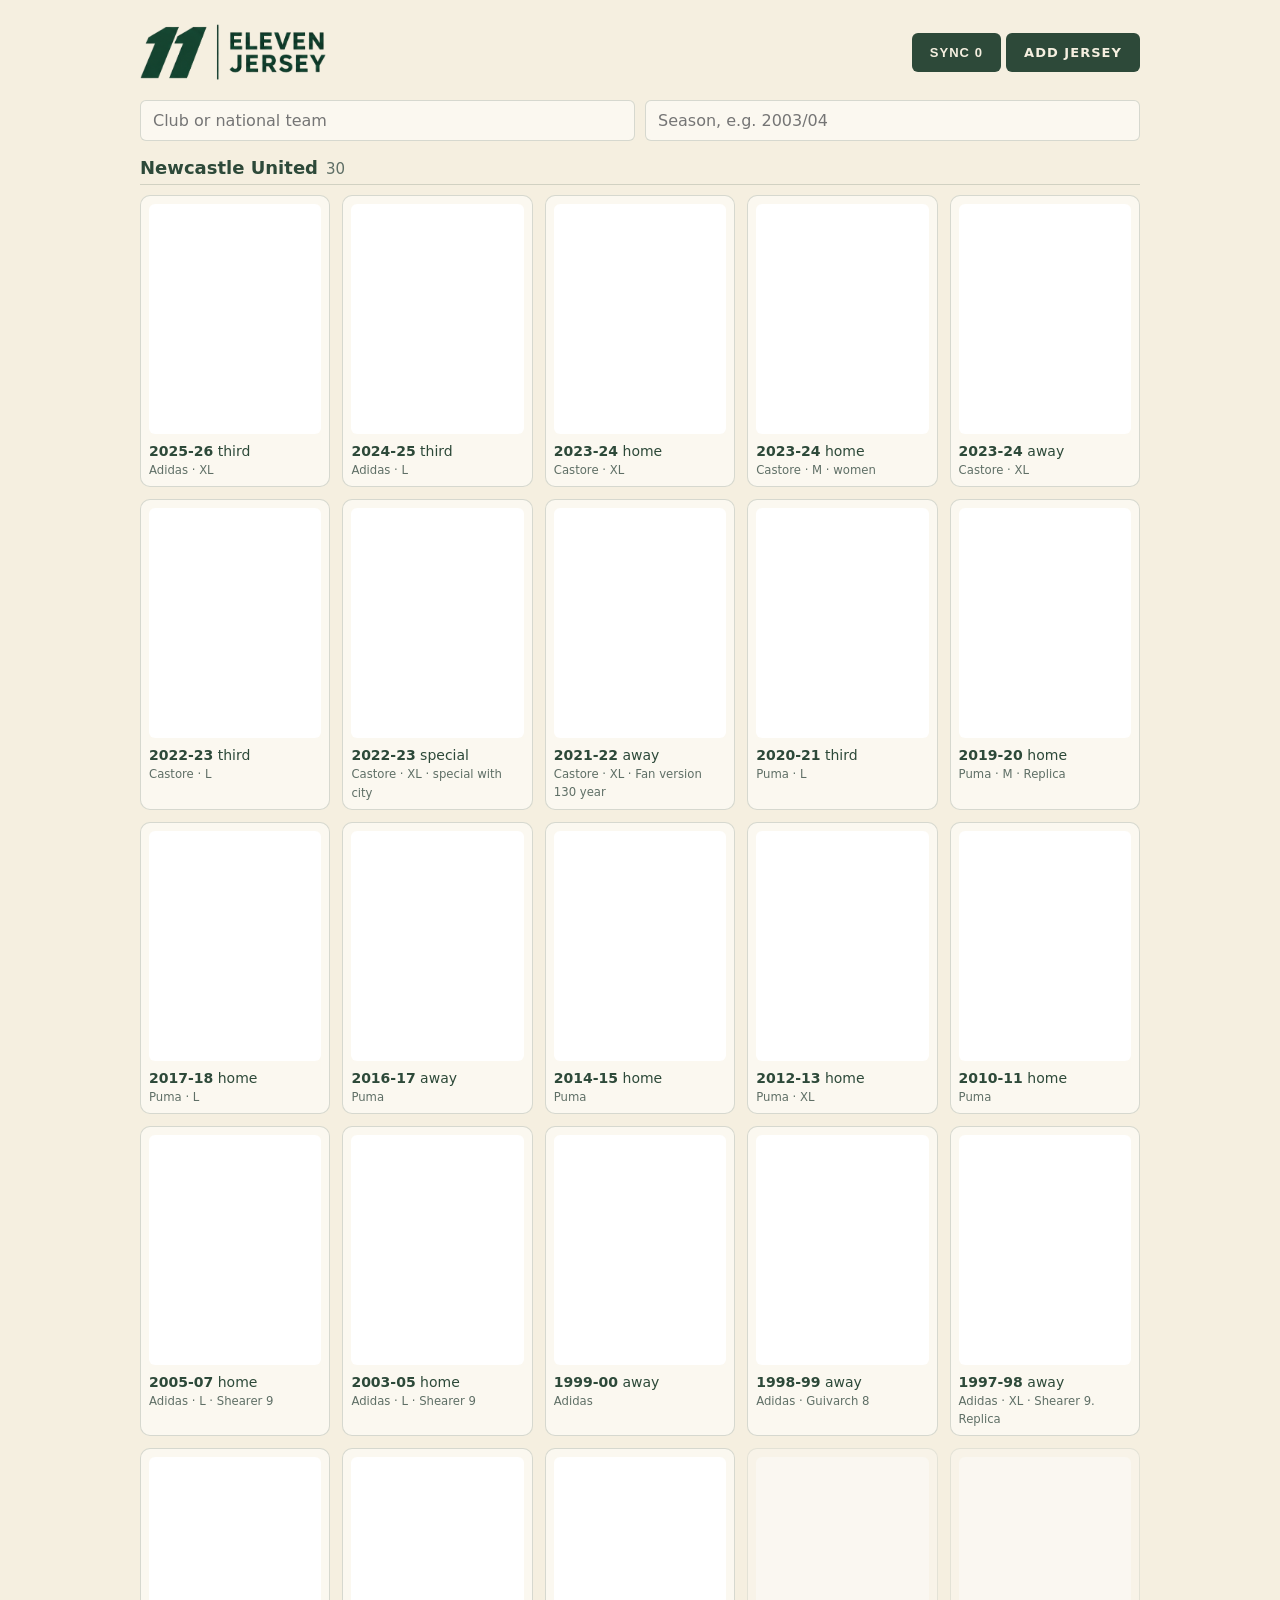
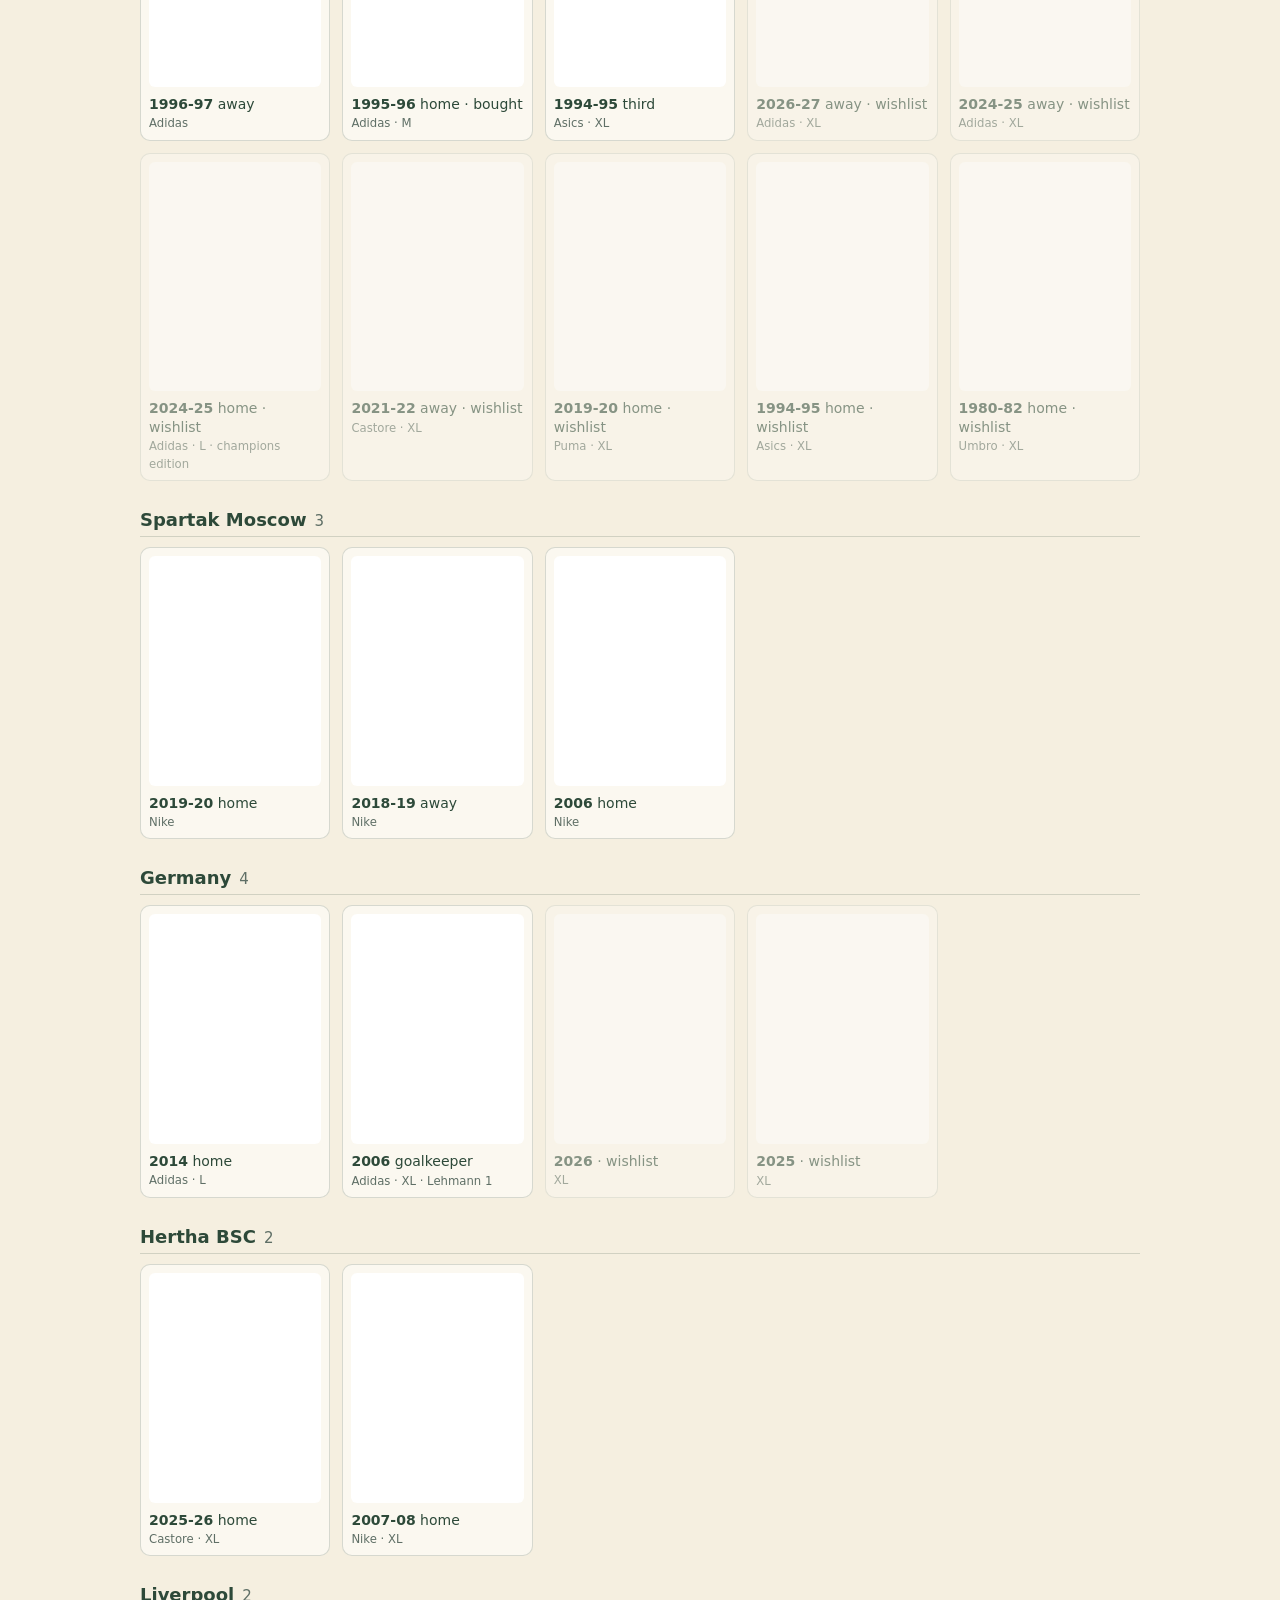
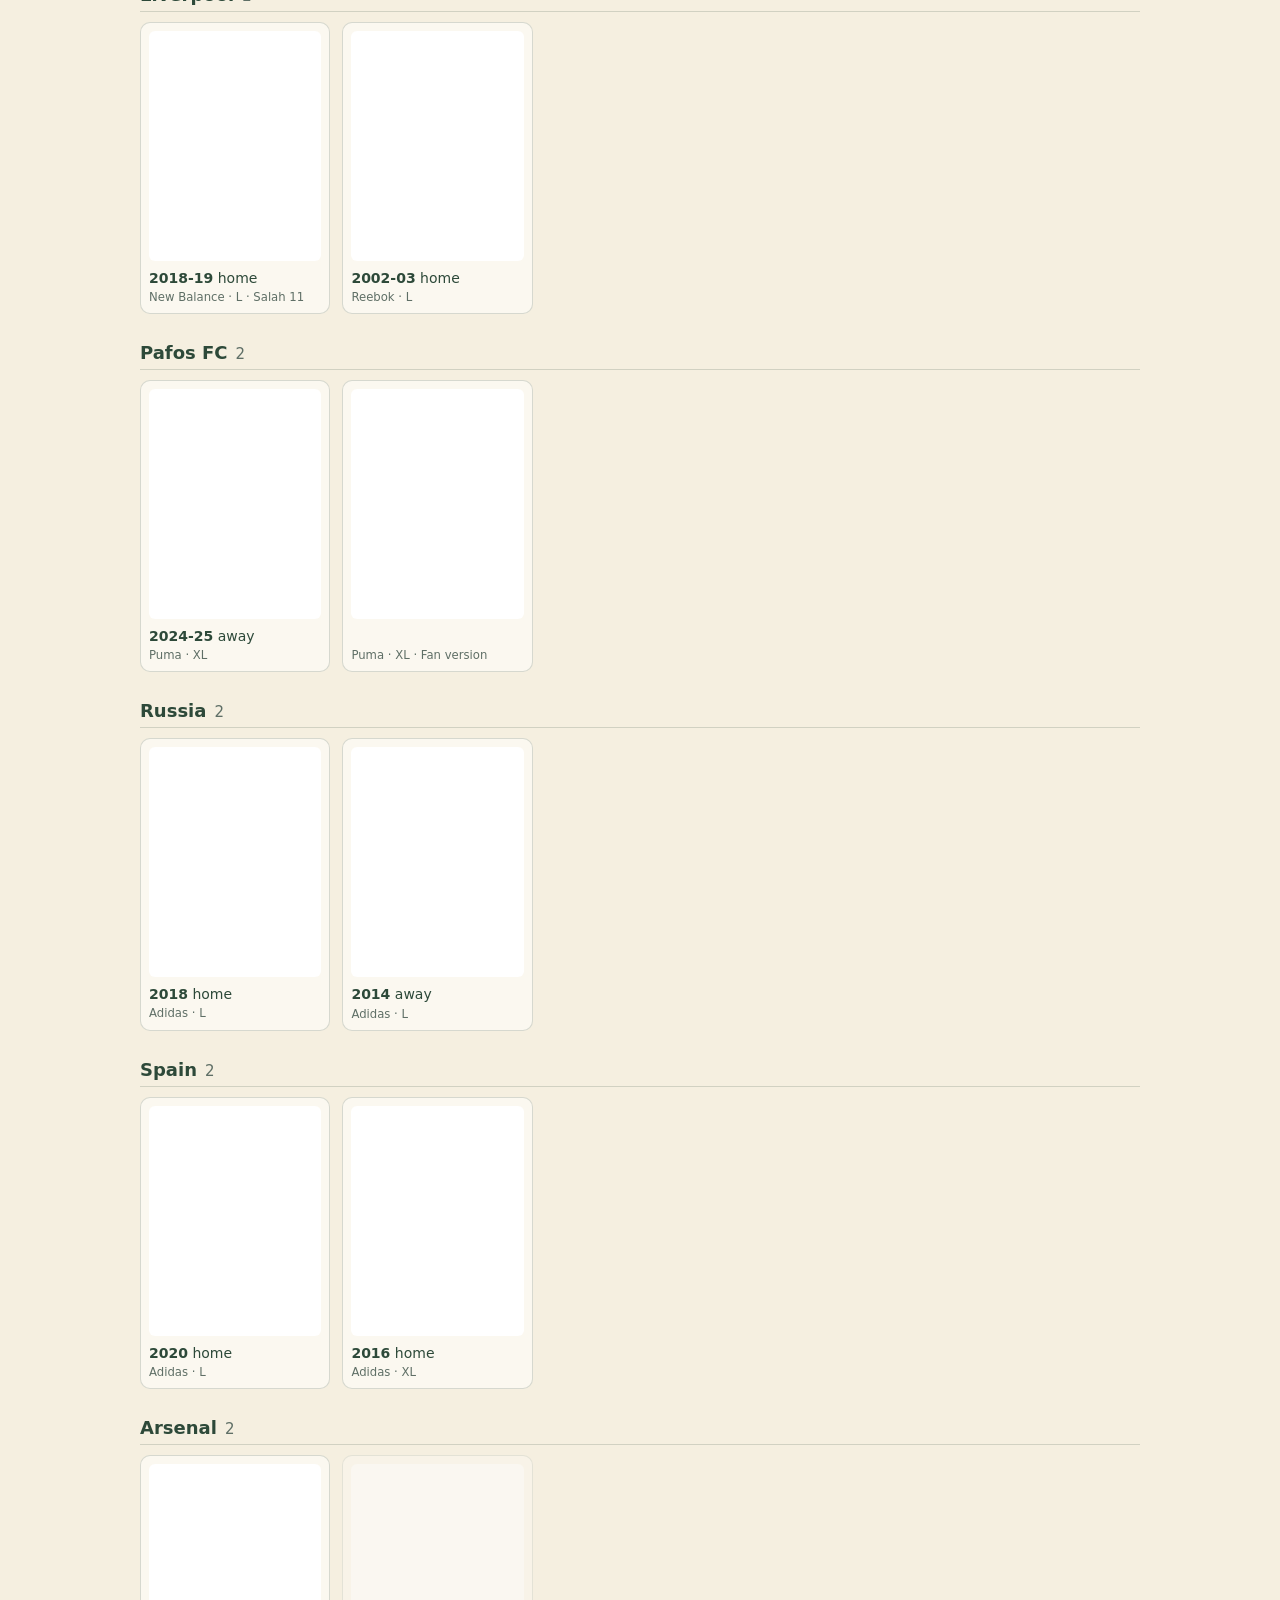
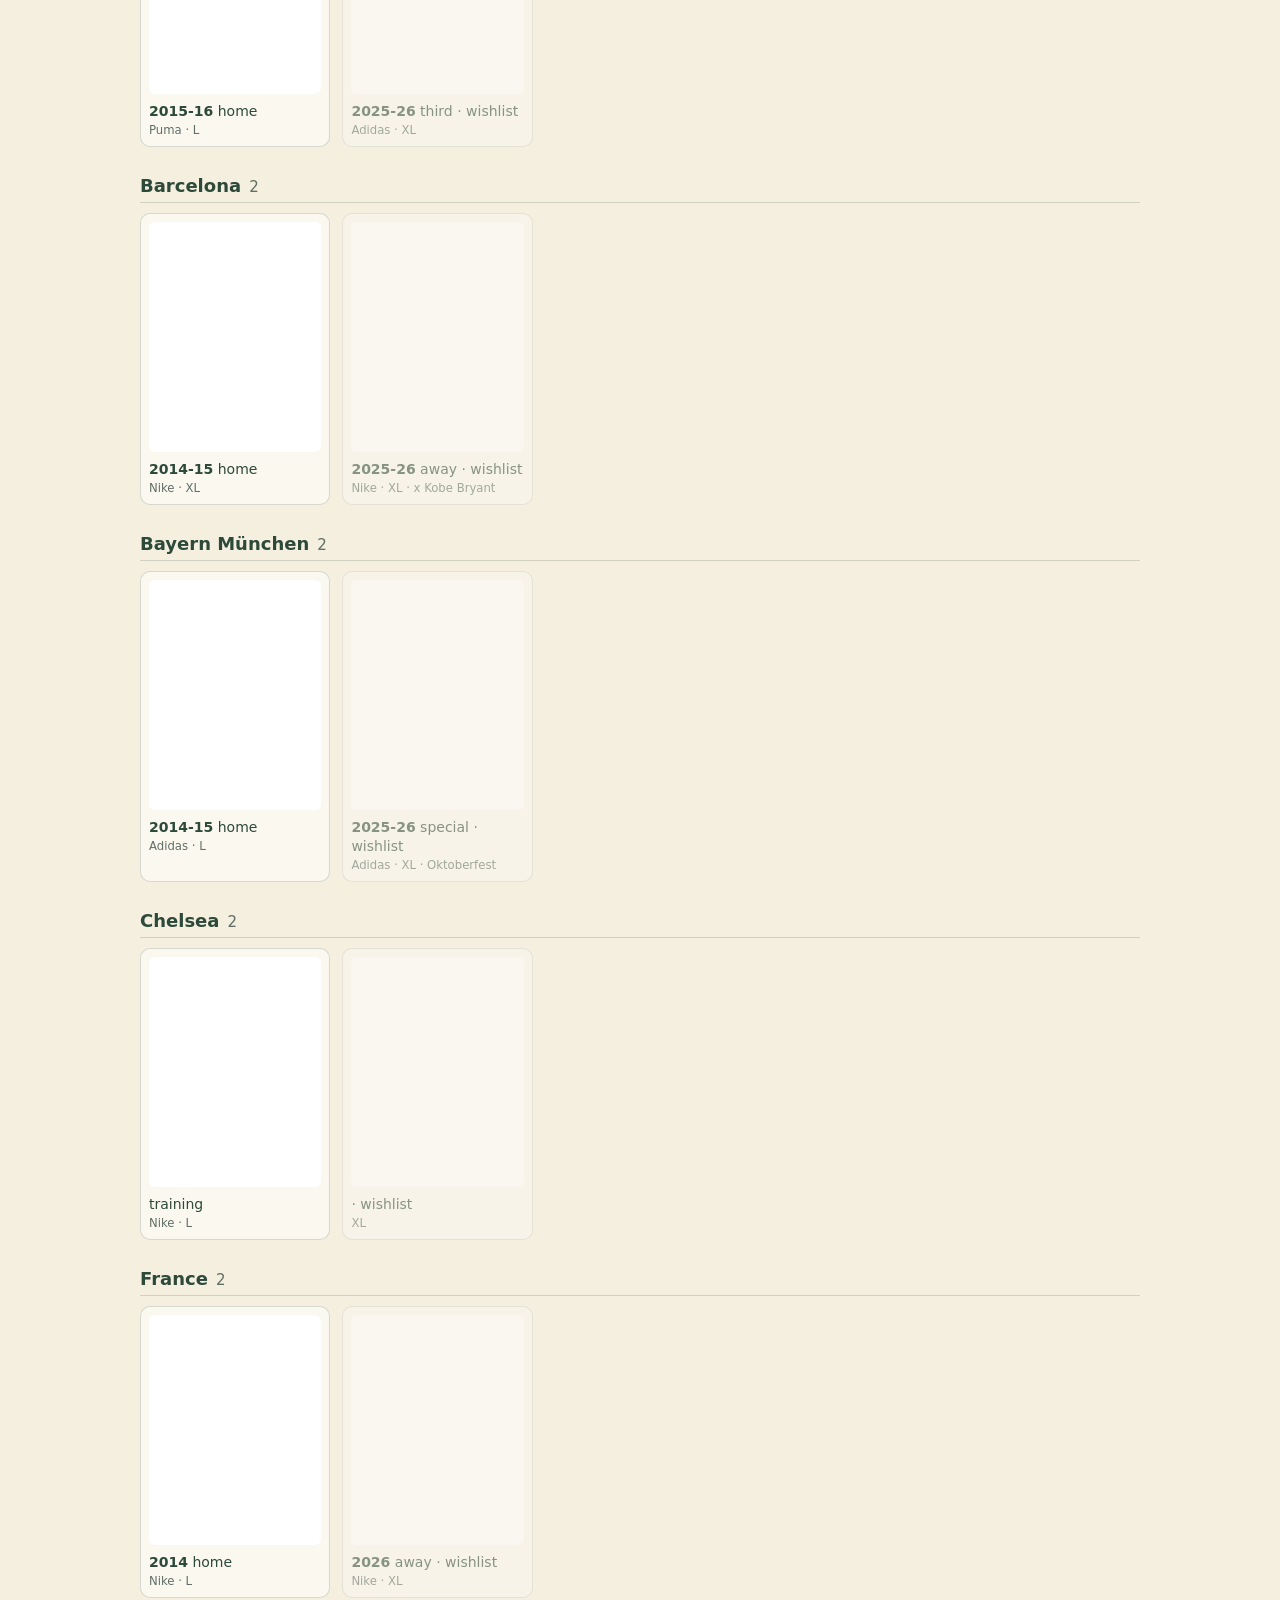
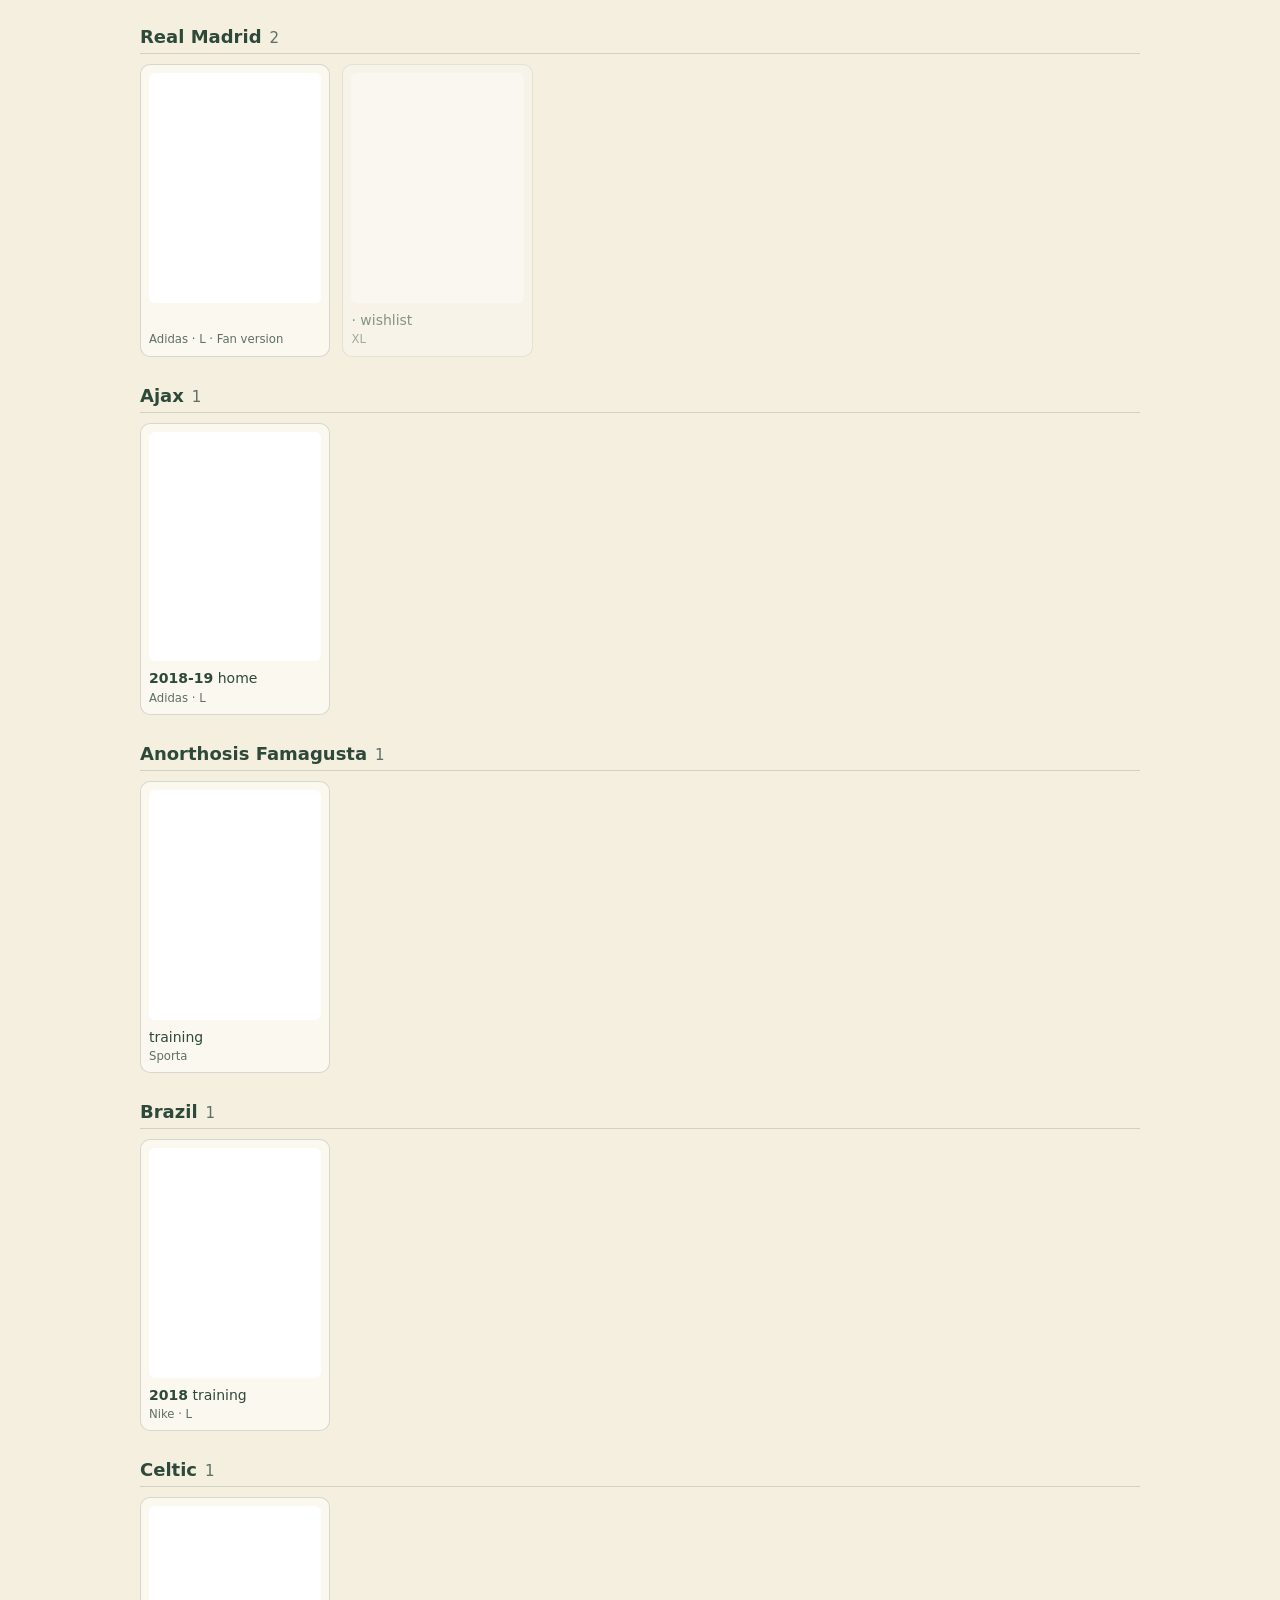
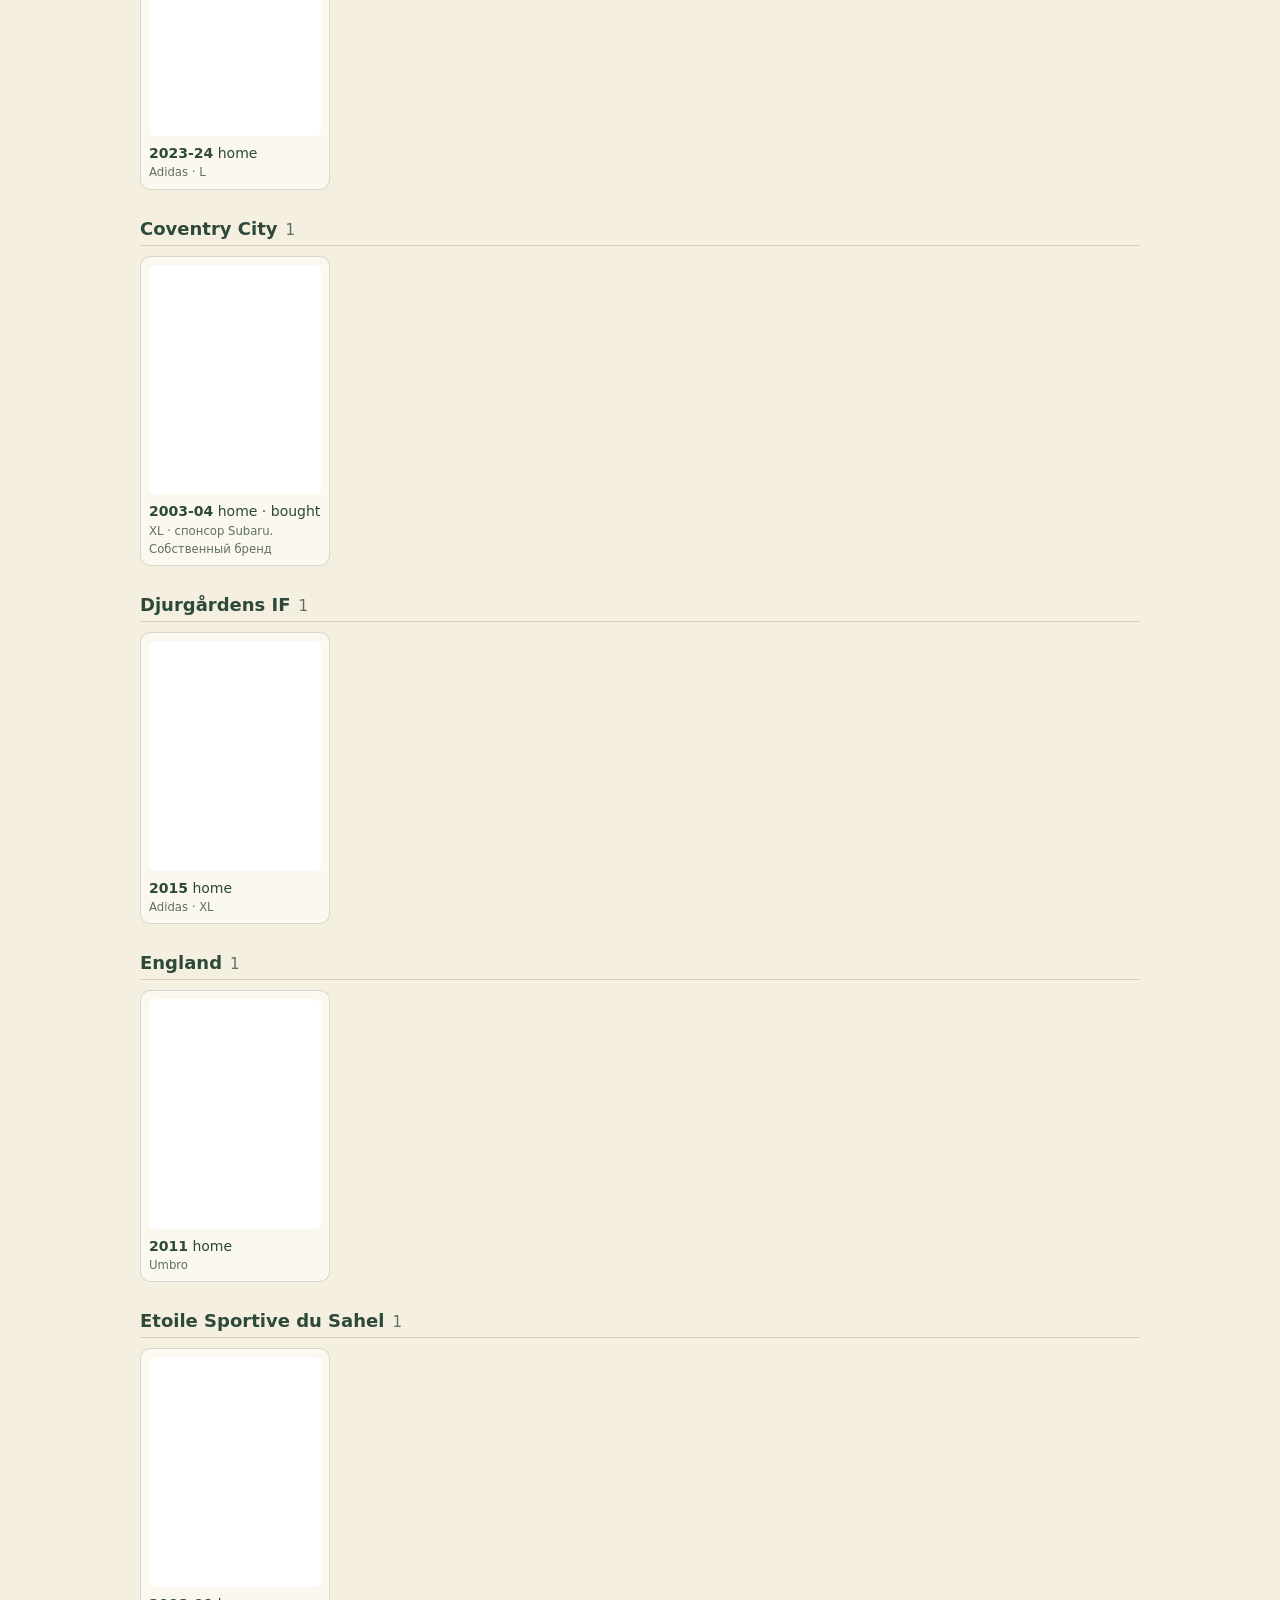
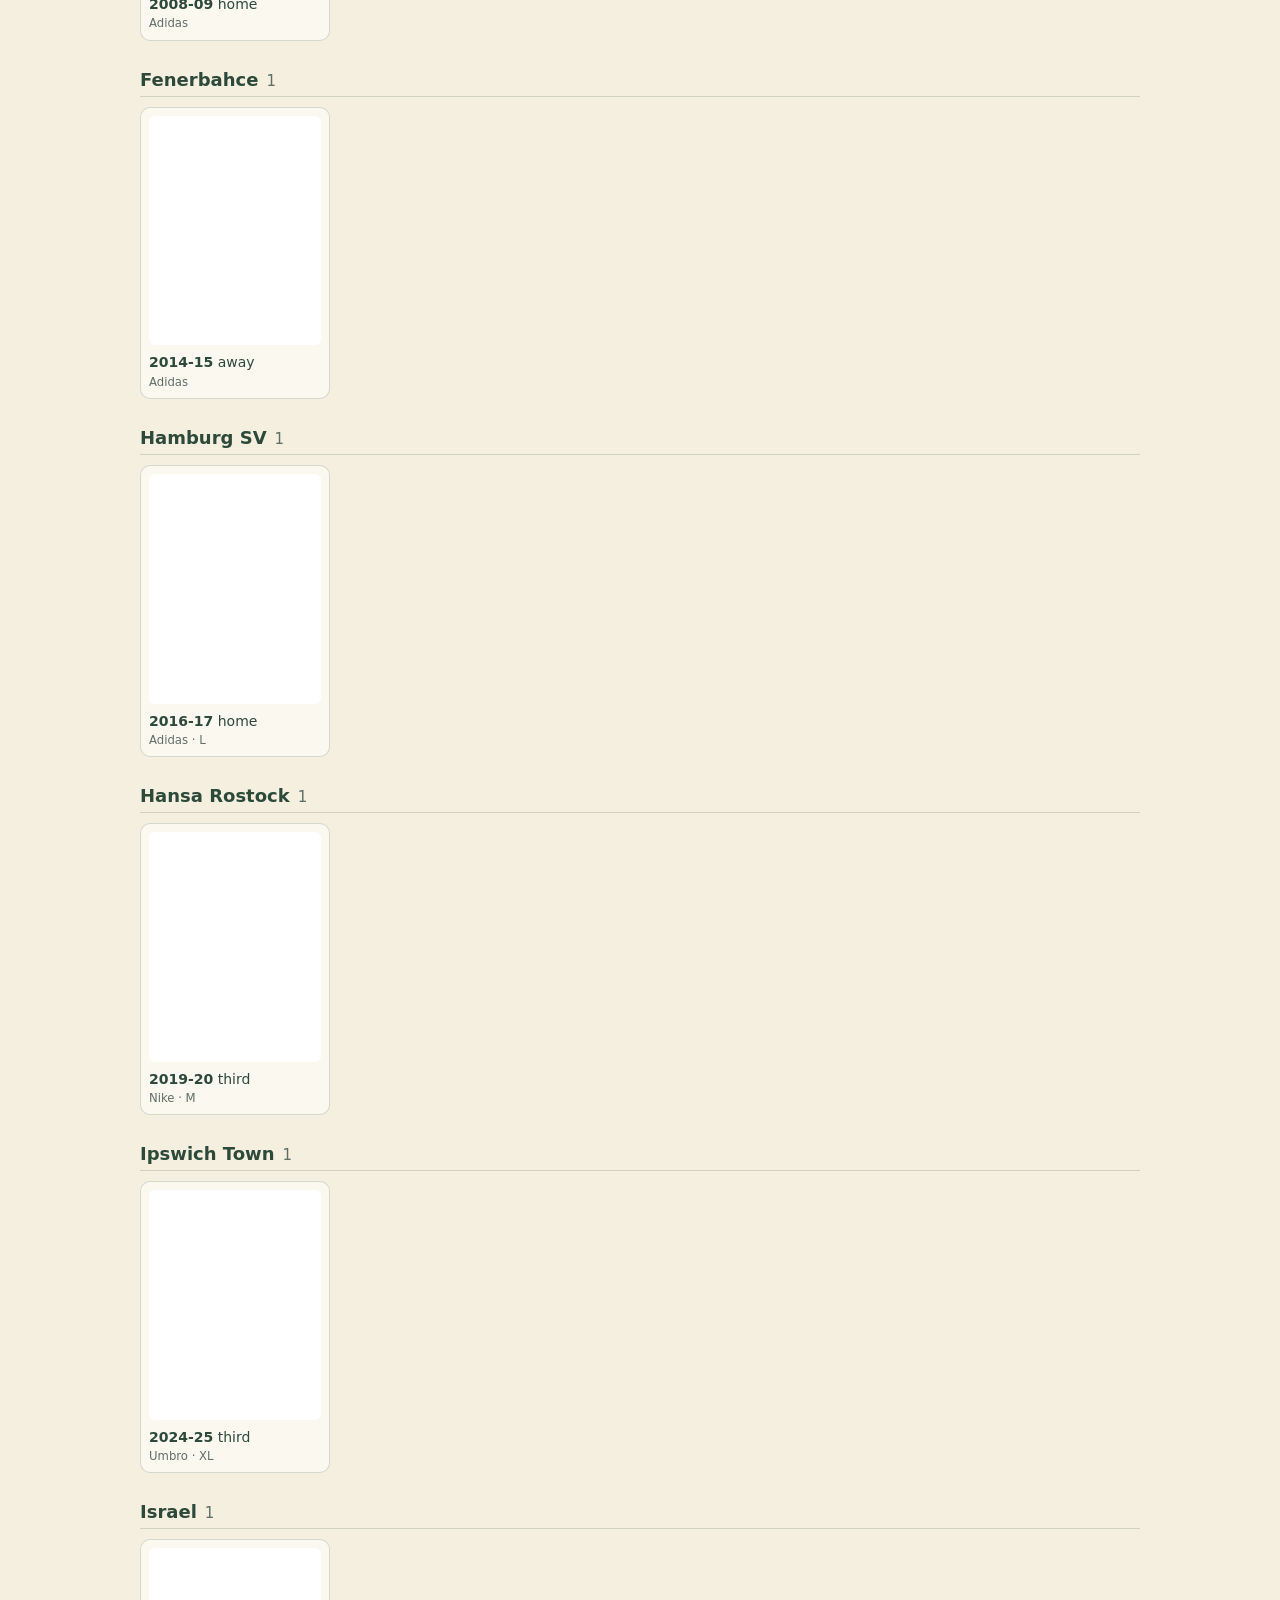
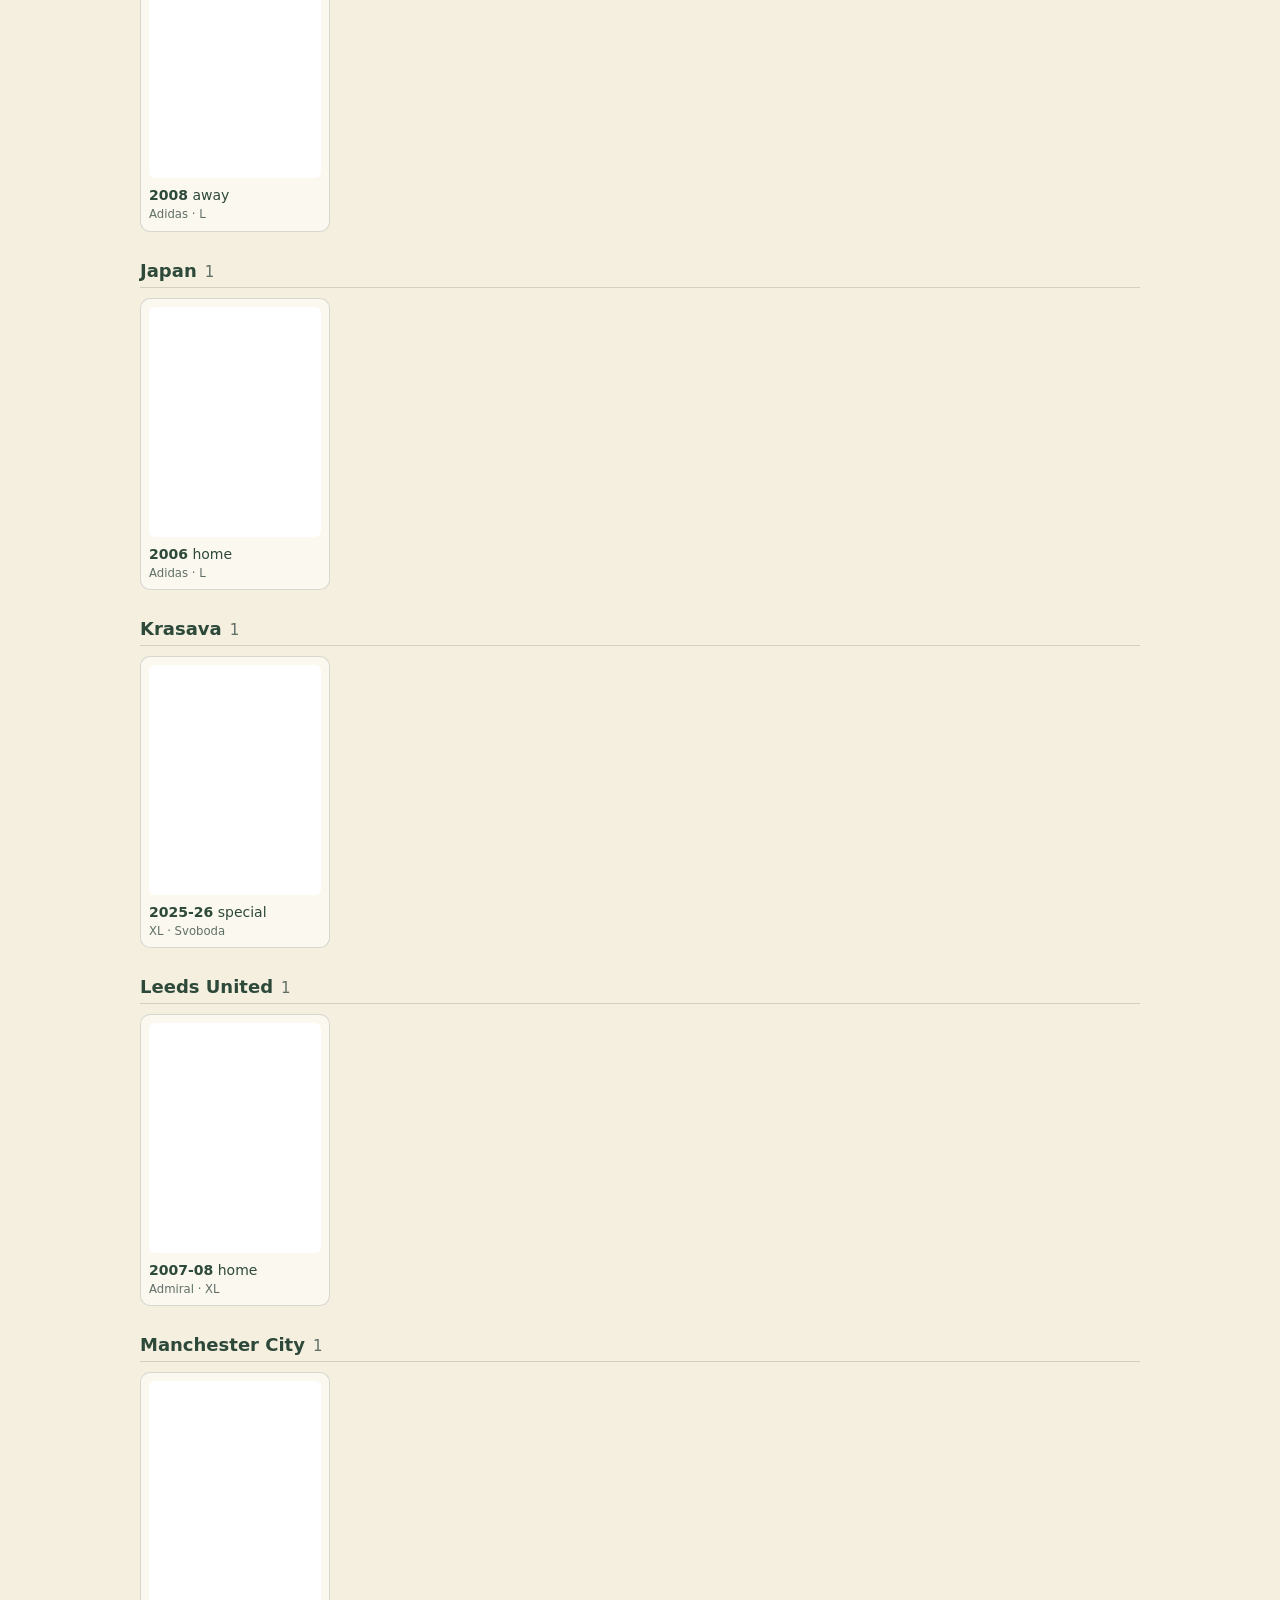
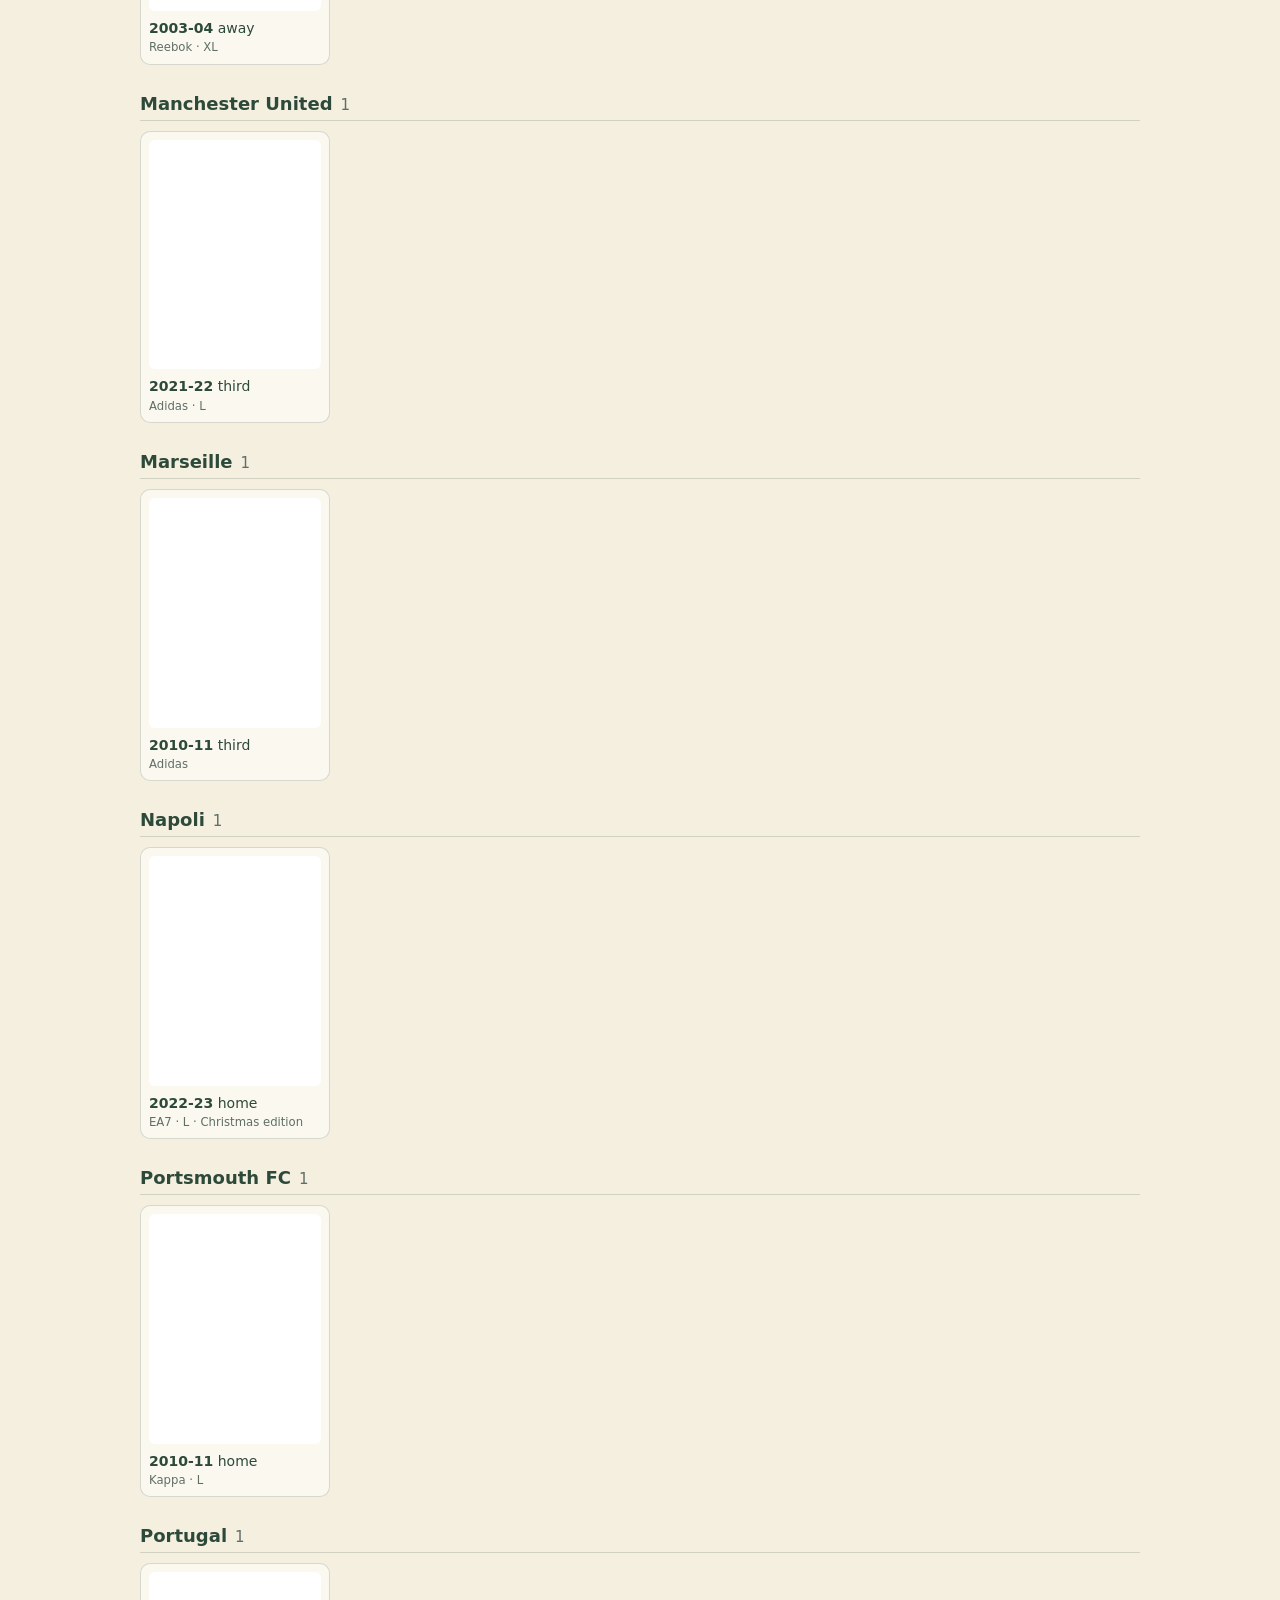
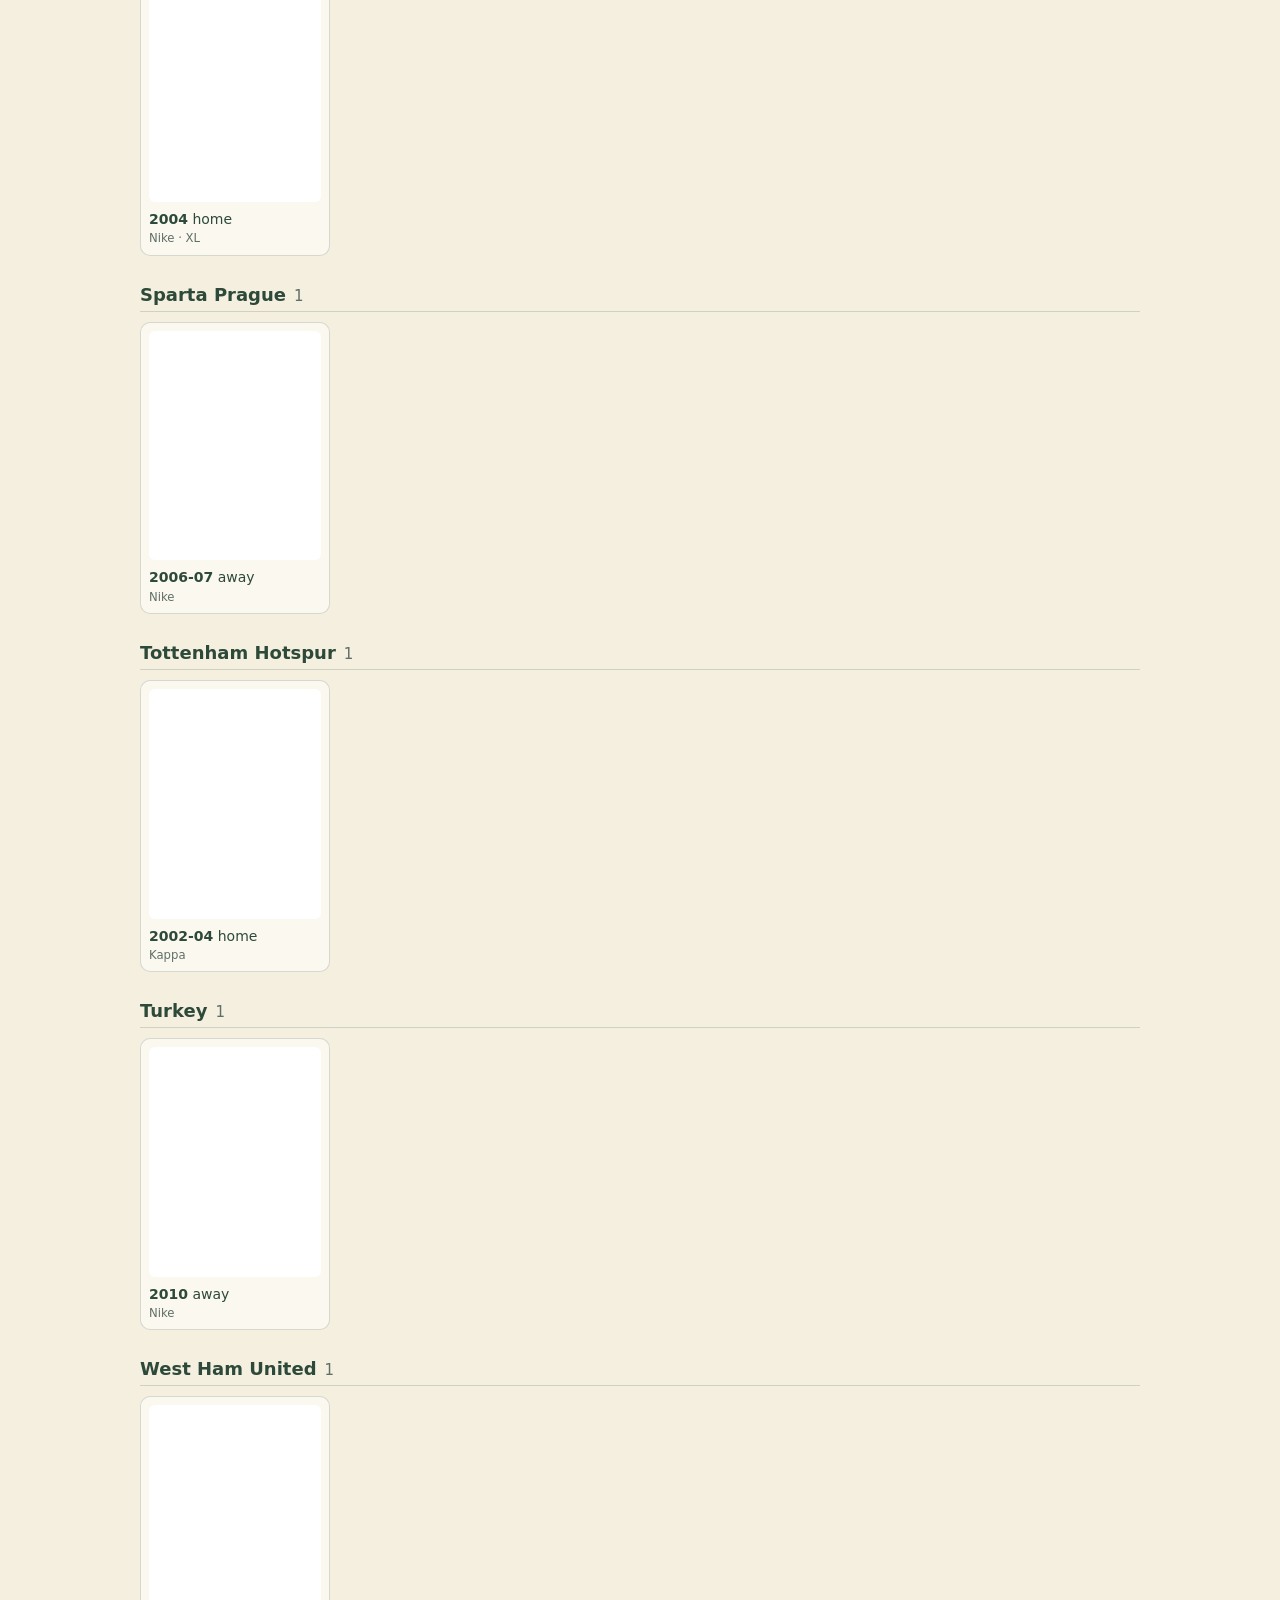
<file: index.html>
<!doctype html>
<html lang="en">
<head>
<meta charset="utf-8">
<meta name="viewport" content="width=device-width, initial-scale=1">
<title>Eleven Jersey</title>
<link rel="icon" href="favicon-32.png" sizes="32x32">
<link rel="icon" href="favicon.png" sizes="278x278">
<link rel="apple-touch-icon" href="favicon.png">
<link rel="stylesheet" href="style.css">
</head>
<body>
<header>
  <a href="index.html"><img src="logo.png" alt="Eleven Jersey" class="logo"></a>
  <span><button id="sync" class="button" hidden>Sync</button> <a href="add.html" class="button">Add jersey</a></span>
</header>
<form id="search">
  <input name="team" list="teams" placeholder="Club or national team" autocomplete="off">
  <input name="season" list="seasons" placeholder="Season, e.g. 2003/04" autocomplete="off">
  <datalist id="teams"></datalist>
  <datalist id="seasons"></datalist>
</form>
<p id="empty" hidden>Nothing for this team and season.</p>
<p id="archive" hidden>All kits of this season: <a target="_blank" rel="noopener"></a></p>
<div id="season" hidden></div>
<div id="kits"></div>

<dialog id="detail">
  <button class="close" aria-label="Close">×</button>
  <div class="picture"></div>
  <div class="facts"></div>
</dialog>

<script src="wiki.js"></script>
<script src="queue.js"></script>
<script>
const form = document.getElementById('search');
const grid = document.getElementById('kits');
const empty = document.getElementById('empty');
const archive = document.getElementById('archive');
const seasonBox = document.getElementById('season');
const detail = document.getElementById('detail');
let kits = [];

const norm = s => s.trim().toLowerCase();
const matches = (kit, team, season) =>
  (!team || norm(kit.team).includes(team)) && (!season || kit.season === season);
const slug = s => s.toLowerCase().replace(/[^a-z0-9]+/g, '-').replace(/^-|-$/g, '');
const esc = s => String(s).replace(/[&<>"]/g, c => ({ '&': '&amp;', '<': '&lt;', '>': '&gt;', '"': '&quot;' }[c]));

function fill(id, values) {
  document.getElementById(id).innerHTML = [...new Set(values)].sort()
    .map(v => `<option value="${esc(v)}">`).join('');
}

// shortcut: the archive's address pattern is guessed from its site, no API; switch to a kit API if it breaks
function archiveLink(team, season) {
  const a = archive.querySelector('a');
  archive.hidden = !(team && season);
  a.href = `https://www.footballkitarchive.com/${slug(team)}-${season}-kits/`;
  a.textContent = `${team} ${season} on Football Kit Archive`;
}

// The season's results from the club's Wikipedia season page, when there is one.
async function showSeason(team, season) {
  seasonBox.hidden = !(team && season);
  if (seasonBox.hidden) return;
  seasonBox.textContent = 'Looking up the season on Wikipedia…';
  try {
    const title = await wiki.findSeasonPage(team, season);
    if (!title) { seasonBox.textContent = 'No Wikipedia season page for this team and season.'; return; }
    seasonBox.innerHTML = seasonHtml(await wiki.seasonInfo(title));
  } catch (e) { seasonBox.textContent = 'Wikipedia did not answer: ' + e.message; }
}

const seasonHtml = info => [...info.competitions.map(c => `<b>${esc(c.name)}</b> ${esc(c.result)}`),
  info.topScorer && `<b>Top scorer</b> ${esc(info.topScorer)}`,
  `<a href="${info.url}" target="_blank" rel="noopener">Wikipedia</a>`].filter(Boolean).join(' · ');

// Wikipedia's drawing of a kit, for a card without a photo; '' when the season page or the kit is missing.
async function drawing(k) {
  try {
    const title = await wiki.findSeasonPage(k.team, k.season);
    return title ? (await wiki.seasonInfo(title)).kits[k.kit] || '' : '';
  } catch { return ''; }
}
// Drawings load as cards scroll into view, so the first screen costs a few requests, not one per kit.
const seen = new IntersectionObserver(entries => {
  for (const e of entries) {
    if (!e.isIntersecting) continue;
    seen.unobserve(e.target);
    drawing(kits[e.target.dataset.i]).then(html => { e.target.innerHTML = html; });
  }
}, { rootMargin: '200px' });

const picture = (k, i) => k.photo
  ? `<img src="${k.photoData || 'photos/' + esc(k.photo)}" alt="${esc(k.team)} ${esc(k.season || '')} ${esc(k.kit || '')}" loading="lazy">`
  : `<div class="nophoto" data-i="${i}"></div>`;
const line = k => [k.brand, k.version, k.size, k.number && k.player ? `${k.number} ${k.player}` : k.number || k.player, k.comment].filter(Boolean).map(esc).join(' · ');

function render() {
  const team = norm(form.team.value), season = form.season.value.trim();
  const found = kits.map((k, i) => [k, i]).filter(([k]) => matches(k, team, season));
  empty.hidden = found.length > 0;
  archiveLink(found[0]?.[0].team || form.team.value.trim(), season);
  showSeason(found[0]?.[0].team, season);
  // one section per team: teams with the most owned kits first, wishlist-only teams last;
  // inside, owned and bought kits first, wishlist last, newest season first
  const owned = list => list.filter(([k]) => k.status !== 'wishlist').length;
  const byTeam = new Map();
  for (const [k, i] of found) (byTeam.get(k.team) || byTeam.set(k.team, []).get(k.team)).push([k, i]);
  const sections = [...byTeam].sort((a, b) => owned(b[1]) - owned(a[1]) || b[1].length - a[1].length || a[0].localeCompare(b[0]));
  const order = ([a], [b]) => (a.status === 'wishlist') - (b.status === 'wishlist') || (b.season || '').localeCompare(a.season || '');
  const card = ([k, i]) => `
    <figure class="${k.status}" data-i="${i}">
      ${picture(k, i)}
      <figcaption>
        <b>${esc(k.season || '')}</b> ${esc(k.kit || '')}${k.status === 'yes' ? '' : ' · ' + k.status}<br>
        <small>${line(k)}</small>
      </figcaption>
    </figure>`;
  grid.innerHTML = sections.map(([name, list]) => `
    <section>
      <h2>${esc(name)}<small>${list.length}</small></h2>
      <div class="grid">${list.sort(order).map(card).join('')}</div>
    </section>`).join('');
  grid.querySelectorAll('.nophoto').forEach(el => seen.observe(el));
}

// A card opens the kit: picture, every field, the links.
function open(i) {
  const k = kits[i];
  const rows = [['Team', k.team], ['Country', k.country], ['Season', k.season], ['Kit', k.kit], ['Brand', k.brand], ['Version', k.version],
    ['Size', k.size], ['Number', k.number], ['Player', k.player], ['Status', { yes: 'in collection', bought: 'bought, on its way', wishlist: 'wishlist' }[k.status]], ['Notes', k.comment]]
    .filter(([, v]) => v);
  detail.querySelector('.picture').innerHTML = picture(k, i);
  detail.querySelector('.facts').innerHTML = `
    <h2>${esc(k.team)} <span>${esc(k.season || '')} ${esc(k.kit || '')}</span></h2>
    ${k.description ? `<p>${esc(k.description)}</p>` : ''}
    <dl>${rows.map(([n, v]) => `<dt>${n}</dt><dd>${esc(v)}</dd>`).join('')}</dl>
    <p class="season"></p>
    <p class="links">
      ${k.link ? `<a href="${esc(k.link)}" target="_blank" rel="noopener">Item page</a>` : ''}
      ${k.season ? `<a href="https://www.footballkitarchive.com/${slug(k.team)}-${k.season}-kits/" target="_blank" rel="noopener">Football Kit Archive</a>` : ''}
    </p>`;
  detail.showModal();
  if (!k.photo) drawing(k).then(html => { detail.querySelector('.nophoto').innerHTML = html; });
  if (k.season) wiki.findSeasonPage(k.team, k.season).then(t => t && wiki.seasonInfo(t))
    .then(info => { if (info && detail.open) detail.querySelector('.season').innerHTML = seasonHtml(info); }).catch(() => {});
}

let published = [];
function load() {
  kits = [...published, ...queue.extra(published)];
  fill('teams', kits.map(k => k.team));
  fill('seasons', kits.map(k => k.season).filter(Boolean));
  render();
}
fetch('kits.json').then(r => r.json()).then(data => {
  published = data;
  load();
  // with a token already in this browser, whatever waits goes to GitHub on its own
  if (queue.token() && queue.pending().length) queue.sync().then(showSync).catch(() => {});
});
const showSync = queue.button(document.getElementById('sync'), load);
form.addEventListener('input', render);
form.addEventListener('submit', e => e.preventDefault());
grid.addEventListener('click', e => { const f = e.target.closest('figure'); if (f) open(f.dataset.i); });
detail.querySelector('.close').addEventListener('click', () => detail.close());
detail.addEventListener('click', e => { if (e.target === detail) detail.close(); });
</script>
</body>
</html>
</file>
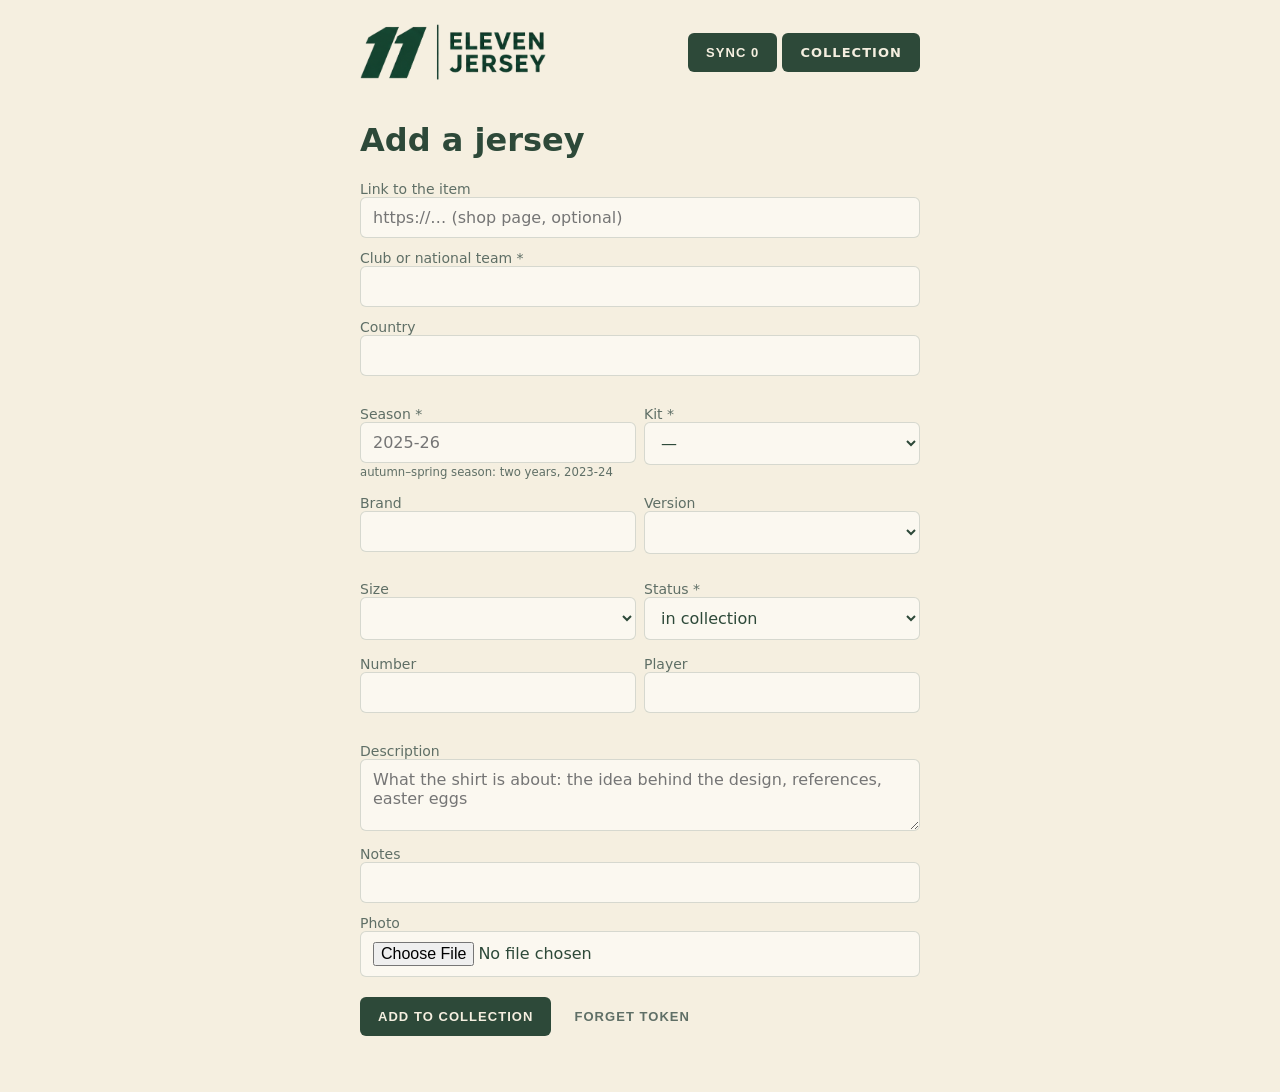
<file: add.html>
<!doctype html>
<html lang="en">
<head>
<meta charset="utf-8">
<meta name="viewport" content="width=device-width, initial-scale=1">
<title>Add a jersey · Eleven Jersey</title>
<link rel="icon" href="favicon-32.png" sizes="32x32">
<link rel="icon" href="favicon.png" sizes="278x278">
<link rel="apple-touch-icon" href="favicon.png">
<link rel="stylesheet" href="style.css">
<style>
  body { max-width: 600px; }
  label { display: block; margin: 12px 0 4px; font-size: 14px; color: var(--ink-soft); }
  input, select, textarea { width: 100%; }
  textarea { min-height: 72px; }
  .row { display: flex; gap: 8px; } .row > div { flex: 1; }
  form button { margin-top: 16px; }
  #forget { background: none; color: var(--ink-soft); }
  label small { display: block; margin-top: 2px; min-height: 1em; }
  #result { white-space: pre-wrap; margin-top: 16px; }
  #result textarea { min-height: 160px; font-family: monospace; font-size: 13px; }
</style>
</head>
<body>
<header>
  <a href="index.html"><img src="logo.png" alt="Eleven Jersey" class="logo"></a>
  <span><button id="sync" class="button" hidden>Sync</button> <a href="index.html" class="button">Collection</a></span>
</header>
<h1>Add a jersey</h1>
<form id="add">
  <label>Link to the item<input name="link" type="url" placeholder="https://… (shop page, optional)"></label>
  <label>Club or national team *<input name="team" list="teams" required autocomplete="off"></label>
  <label>Country<input name="country" list="countries" autocomplete="off"><small id="countryHint"></small></label>
  <div class="row">
    <div><label>Season *<input name="season" list="seasons" required autocomplete="off"><small id="seasonHint"></small></label></div>
    <div><label>Kit *<select name="kit" required>
      <option value="">—</option><option>home</option><option>away</option><option>third</option><option>fourth</option>
      <option>special</option><option>training</option><option>goalkeeper</option></select></label></div>
  </div>
  <div class="row">
    <div><label>Brand<input name="brand" list="brands" autocomplete="off"><small id="brandHint"></small></label></div>
    <div><label>Version<select name="version">
      <option value=""></option>
      <option value="player issue">Player issue (authentic)</option>
      <option value="replica">Replica (fan version)</option>
      <option value="match worn">Match worn</option>
      <option value="match issued">Match issued, unworn</option>
      <option value="retro">Retro reissue</option>
      <option value="unofficial">Unofficial copy</option></select></label></div>
  </div>
  <div class="row">
    <div><label>Size<select name="size"><option value=""></option><option>Kids</option><option>XS</option><option>S</option><option>M</option><option>L</option><option>XL</option><option>XXL</option></select></label></div>
    <div><label>Status *<select name="status" required><option value="yes">in collection</option><option value="wishlist">wishlist</option><option value="bought">bought, on its way</option></select></label></div>
  </div>
  <div class="row">
    <div><label>Number<input name="number" inputmode="numeric" autocomplete="off"></label></div>
    <div><label>Player<input name="player" autocomplete="off"><small id="playerHint"></small></label></div>
  </div>
  <label>Description<textarea name="description" placeholder="What the shirt is about: the idea behind the design, references, easter eggs"></textarea></label>
  <label>Notes<input name="comment"></label>
  <label>Photo<input name="photo" type="file" accept="image/*"></label>
  <datalist id="teams"></datalist><datalist id="countries"></datalist><datalist id="seasons"></datalist><datalist id="brands"></datalist>
  <button type="submit" class="button">Add to collection</button>
  <button type="button" id="forget" class="button" hidden>Forget token</button>
</form>
<div id="result"></div>
<script src="wiki.js"></script>
<script src="queue.js"></script>
<script>
const form = document.getElementById('add');
const result = document.getElementById('result');
const countryHint = document.getElementById('countryHint');
const seasonHint = document.getElementById('seasonHint');
const playerHint = document.getElementById('playerHint');
const brandHint = document.getElementById('brandHint');
const forget = document.getElementById('forget');
let kits = [], teams = [];

const slug = s => s.toLowerCase().replace(/[^a-z0-9]+/g, '-').replace(/^-|-$/g, '');
const uniq = a => [...new Set(a.filter(Boolean))].sort();
const esc = s => String(s).replace(/[&<>"]/g, c => ({ '&': '&amp;', '<': '&lt;', '>': '&gt;', '"': '&quot;' }[c]));
function fill(id, values) { document.getElementById(id).innerHTML = values.map(v => `<option value="${esc(v)}">`).join(''); }

Promise.all([fetch('kits.json').then(r => r.json()), fetch('teams.json').then(r => r.json())]).then(([k, t]) => {
  kits = k; teams = t;
  fill('teams', uniq([...teams.map(x => x.name), ...kits.map(x => x.team)]));
  fill('countries', uniq([...teams.map(x => x.country), ...kits.map(x => x.country)]));
  fill('brands', uniq(kits.map(x => x.brand)));
  seasonList();
});
forget.hidden = !queue.token();
const showSync = queue.button(document.getElementById('sync'));

const known = name => teams.find(t => t.name.toLowerCase() === name.toLowerCase());
const isNational = name => !!known(name)?.national;

// Leagues that play spring to autumn name a season by one year; the rest by two, 2023-24.
const CALENDAR_YEAR = ['Sweden', 'Norway', 'Finland', 'Iceland', 'Ireland', 'Estonia', 'Latvia', 'Lithuania', 'Belarus', 'Kazakhstan',
  'Japan', 'South Korea', 'China', 'United States', 'Canada', 'Brazil', 'Argentina', 'Chile', 'Colombia', 'Peru', 'Ecuador', 'Uruguay', 'Paraguay', 'Bolivia', 'Venezuela'];
const seasonStyle = () => isNational(form.team.value.trim()) || CALENDAR_YEAR.includes(form.country.value.trim()) ? 'year' : 'split';
function seasonList() {
  const y = new Date().getFullYear(), years = Array.from({ length: y - 1949 }, (_, i) => y - i);
  const split = seasonStyle() === 'split';
  fill('seasons', years.map(n => split ? `${n}-${String(n + 1).slice(2)}` : String(n)));
  form.season.placeholder = split ? `${y - 1}-${String(y).slice(2)}` : String(y - 1);
  seasonHint.textContent = split ? 'autumn–spring season: two years, 2023-24' : 'one year: a national team or a spring–autumn league';
}
function checkSeason() {
  const s = form.season.value.trim(), m = s.match(/^(\d{4})(?:-(\d{2}))?$/);
  let error = '';
  if (!m) error = 'Season is 2023-24 or 2024';
  else if (m[2] && (Number(m[1]) + 1) % 100 !== Number(m[2])) error = 'The second year must follow the first: 2023-24';
  // shortcut: Russia played spring–autumn until 2011, so both forms pass there; refine when another such country shows up
  else if (seasonStyle() === 'split' && !m[2] && form.country.value.trim() !== 'Russia') error = 'This league names a season by two years: 2023-24';
  else if (seasonStyle() === 'year' && m[2]) error = 'A national team or a spring–autumn league names a season by one year: 2024';
  form.season.setCustomValidity(error);
  return !error;
}

// Country and brand come from the teams list and the kits already in the collection; a new club's country from Wikidata.
async function autofill() {
  const team = form.team.value.trim(), season = form.season.value.trim();
  const same = kits.filter(k => k.team.toLowerCase() === team.toLowerCase());
  if (!form.country.value && team) {
    const k = known(team)?.country || same.find(k => k.country)?.country;
    if (k) { form.country.value = k; countryHint.textContent = known(team) ? 'from the teams list' : 'from the collection'; }
    else {
      countryHint.textContent = 'asking Wikidata…';
      try { form.country.value = await wiki.country(team); countryHint.textContent = form.country.value ? 'from Wikidata, check it' : 'not found, type it'; }
      catch { countryHint.textContent = 'Wikidata did not answer'; }
    }
  }
  seasonList();
  // brand: the same season in the collection, else the league's kit table on Wikipedia, else the club's latest kit here;
  // a value the form filled in is replaced when the season changes, a typed one is kept
  if ((!form.brand.value || brandHint.dataset.auto) && team && season) {
    const sameSeason = same.find(k => k.season === season && k.brand)?.brand, league = known(team)?.league;
    let brand = sameSeason, how = 'from the collection';
    if (!brand && league) {
      brandHint.textContent = 'looking up the league on Wikipedia…';
      try { brand = await wiki.kitMaker(league, season, team); how = 'from Wikipedia'; } catch { brand = ''; }
    }
    if (!brand) { brand = same.filter(k => k.brand).slice(-1)[0]?.brand || ''; how = 'from another season here'; }
    form.brand.value = brand; brandHint.dataset.auto = '1';
    brandHint.textContent = brand ? `${how}, check it` : 'not found, type it';
  }
}

// The player comes from the squad table on the club's Wikipedia season page.
let lookup = 0;
async function playerByNumber() {
  const team = form.team.value.trim(), season = form.season.value.trim(), n = form.number.value.trim(), id = ++lookup;
  if (!(team && season && n)) return;
  if (isNational(team)) { playerHint.textContent = 'no squad list for national teams, type the name'; return; }
  playerHint.textContent = 'looking up the squad on Wikipedia…';
  try {
    const title = await wiki.findSeasonPage(team, season);
    if (id !== lookup) return;
    if (!title) { playerHint.textContent = 'no Wikipedia season page, type the name'; return; }
    const name = (await wiki.seasonInfo(title)).squad[n];
    if (id !== lookup) return;
    if (name) { form.player.value = name; playerHint.textContent = `from ${title}, check it`; }
    else playerHint.textContent = `number ${n} is not in the squad on ${title}`;
  } catch (e) { playerHint.textContent = 'Wikipedia did not answer: ' + e.message; }
}
let timer;
const soon = fn => { clearTimeout(timer); timer = setTimeout(fn, 500); };
form.team.addEventListener('change', autofill);
form.brand.addEventListener('input', () => { delete brandHint.dataset.auto; brandHint.textContent = ''; });
form.country.addEventListener('change', seasonList);
form.season.addEventListener('change', () => { autofill(); checkSeason(); playerByNumber(); });
form.season.addEventListener('input', () => form.season.setCustomValidity(''));
form.number.addEventListener('input', () => soon(playerByNumber));

// A photo is shrunk to 1200 px and JPEG before it is stored, so it fits the browser's storage and the repository.
function shrink(file) {
  return new Promise((res, rej) => {
    const img = new Image();
    img.onload = () => {
      const k = Math.min(1, 1200 / Math.max(img.width, img.height));
      const c = document.createElement('canvas'); c.width = Math.round(img.width * k); c.height = Math.round(img.height * k);
      c.getContext('2d').drawImage(img, 0, 0, c.width, c.height);
      URL.revokeObjectURL(img.src); res(c.toDataURL('image/jpeg', 0.82));
    };
    img.onerror = () => rej(new Error('cannot read the photo')); img.src = URL.createObjectURL(file);
  });
}

function record() {
  const f = new FormData(form), kit = {};
  for (const key of ['status', 'team', 'country', 'season', 'kit', 'brand', 'version', 'size', 'number', 'player', 'description', 'comment', 'link']) {
    const v = (f.get(key) || '').trim();
    if (v) kit[key] = v;
  }
  if (form.photo.files[0]) kit.photo = [slug(kit.team), kit.season, kit.kit, Date.now().toString(36)].join('-') + '.jpg';
  return kit;
}

form.addEventListener('submit', async e => {
  e.preventDefault();
  if (!checkSeason()) { form.season.reportValidity(); return; }
  try {
    const kit = record();
    const photoData = form.photo.files[0] ? await shrink(form.photo.files[0]) : null;
    queue.add(kit, photoData);
    kits.push(kit);
    const n = queue.pending().length;
    result.innerHTML = `Added: <b>${esc(kit.team)} ${esc(kit.season)} ${esc(kit.kit)}</b>. ${n} waiting for sync, it is already in the <a href="index.html">collection</a> on this device.`;
    form.reset(); countryHint.textContent = playerHint.textContent = brandHint.textContent = ''; delete brandHint.dataset.auto; seasonList(); showSync();
  } catch (err) { result.textContent = 'Not added. ' + err.message; }
});
forget.addEventListener('click', () => { queue.forget(); forget.hidden = true; });
</script>
</body>
</html>
</file>
<file: style.css>
/* The palette is the logo's: cream paper and deep green ink. */
:root { --paper: #f5efe0; --card: #fbf8f0; --ink: #2d4939; --ink-soft: #5f6f66; --line: rgba(45, 73, 57, .18); }
* { box-sizing: border-box; }
body { font-family: system-ui, -apple-system, sans-serif; margin: 0 auto; max-width: 1040px; padding: 16px 20px 40px; background: var(--paper); color: var(--ink); }
a { color: var(--ink); }
header { display: flex; align-items: center; justify-content: space-between; gap: 16px; padding: 8px 0 20px; }
.logo { height: 56px; display: block; }
.button { display: inline-block; background: var(--ink); color: var(--paper); text-decoration: none; font-weight: 700; letter-spacing: .08em; text-transform: uppercase; font-size: 13px; padding: 12px 18px; border-radius: 6px; border: 0; cursor: pointer; }
.button:hover { background: #22392c; }
form#search { display: flex; gap: 10px; flex-wrap: wrap; margin-bottom: 16px; }
input, select, textarea { font: inherit; font-size: 16px; padding: 10px 12px; background: var(--card); color: var(--ink); border: 1px solid var(--line); border-radius: 6px; }
form#search input { flex: 1; min-width: 160px; }
input:focus, select:focus, textarea:focus { outline: 2px solid var(--ink); outline-offset: -1px; }
#season { background: var(--card); border: 1px solid var(--line); border-radius: 8px; padding: 10px 14px; margin-bottom: 16px; font-size: 14px; }
#archive, #empty { font-size: 14px; color: var(--ink-soft); }
.grid { display: grid; grid-template-columns: repeat(5, minmax(0, 1fr)); gap: 12px; }
figure { min-width: 0; }
section { margin-bottom: 28px; }
section h2 { font-size: 18px; margin: 0 0 10px; padding-bottom: 6px; border-bottom: 1px solid var(--line); }
section h2 small { font-weight: 400; margin-left: 8px; }
@media (max-width: 760px) { .grid { grid-template-columns: repeat(auto-fill, minmax(150px, 1fr)); } }
figure { margin: 0; background: var(--card); border: 1px solid var(--line); border-radius: 10px; padding: 8px; cursor: pointer; transition: transform .1s; }
figure:hover { transform: translateY(-2px); }
figure > img, .nophoto { width: 100%; aspect-ratio: 3 / 4; object-fit: cover; background: #fff; border-radius: 6px; display: block; }
.nophoto { display: grid; place-items: center; overflow: hidden; }
/* Wikipedia's kit drawings are 38×59 px pixel art: shown at their own size, bigger only in whole steps */
.nophoto > div { image-rendering: pixelated; }
figcaption { margin-top: 8px; line-height: 1.3; font-size: 14px; }
small { color: var(--ink-soft); }
.wishlist { opacity: .55; }
dialog { border: 0; border-radius: 12px; padding: 0; background: var(--card); color: var(--ink); max-width: 760px; width: calc(100vw - 32px); }
dialog::backdrop { background: rgba(45, 73, 57, .5); }
dialog .close { position: absolute; right: 8px; top: 8px; font-size: 24px; line-height: 1; background: none; border: 0; color: var(--ink); cursor: pointer; padding: 4px 8px; }
dialog[open] { display: grid; grid-template-columns: 1fr 1.2fr; gap: 20px; padding: 24px; }
dialog .picture > img, dialog .picture .nophoto { width: 100%; aspect-ratio: 3 / 4; object-fit: cover; border-radius: 8px; background: #fff; }
dialog .picture .nophoto > div { zoom: 2; }
dialog h2 { margin: 0 0 8px; font-size: 22px; } dialog h2 span { font-weight: 400; }
dialog dl { display: grid; grid-template-columns: auto 1fr; gap: 4px 12px; margin: 12px 0; font-size: 14px; }
dialog dt { color: var(--ink-soft); } dialog dd { margin: 0; }
dialog .links a { margin-right: 12px; }
dialog .season { font-size: 14px; line-height: 1.5; margin: 12px 0; }
@media (max-width: 600px) { dialog[open] { grid-template-columns: 1fr; } .logo { height: 44px; } }
</file>
